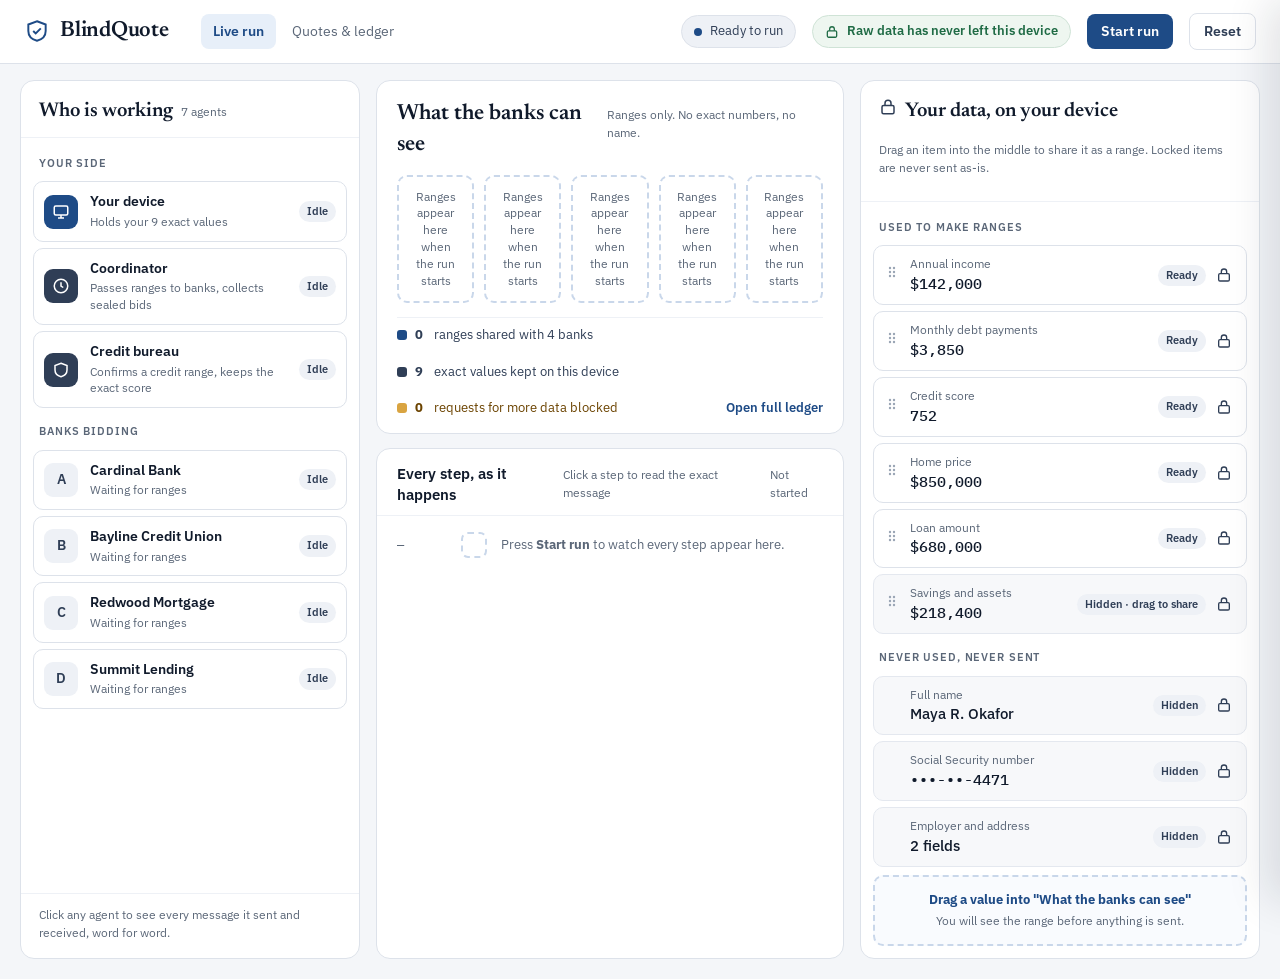
<file: index.html>
<!doctype html>
<html lang="en">
<head>
<meta charset="utf-8">
<meta name="viewport" content="width=device-width, initial-scale=1">
<title>BlindQuote Trust Console</title>
<meta name="description" content="Interactive prototype: see every agent step, what leaves your device as a range, and what never leaves.">
<link rel="preconnect" href="https://fonts.googleapis.com">
<link href="https://fonts.googleapis.com/css2?family=Newsreader:opsz,wght@6..72,500;6..72,600&family=IBM+Plex+Sans:wght@400;500;600&family=IBM+Plex+Mono:wght@400;500&display=swap" rel="stylesheet">
<style>
:root{
  --paper:#F4F6F9; --panel:#FFFFFF; --line:#DDE2EA; --line-soft:#EEF1F6; --ink:#101A2B; --muted:#5B6778;
  --slate:#2F3E56; --slate-soft:#EEF1F6;
  --blue:#1E4B86; --blue-soft:#E7EFF9; --blue-tint:#F3F7FC; --blue-line:#C9D7EA;
  --amber:#6B4300; --amber-fill:#D9A441; --amber-soft:#F6E3B8; --amber-tint:#FFF8EA; --amber-line:#F0D9A8;
  --green:#1F6B45; --green-soft:#EEF6F0; --green-line:#CFE3D6;
  --serif:'Newsreader',Georgia,serif; --sans:'IBM Plex Sans',system-ui,sans-serif; --mono:'IBM Plex Mono',ui-monospace,monospace;
}
*{box-sizing:border-box}
html,body{margin:0;background:var(--paper);color:var(--ink);font-family:var(--sans);font-size:14px;line-height:1.4}
button{font:inherit;color:inherit;cursor:pointer}
a{color:var(--blue)}
h1,h2,h3{margin:0}
.app{min-height:100vh;display:flex;flex-direction:column}
header.top{height:64px;padding:0 24px;display:flex;align-items:center;gap:16px;background:var(--panel);border-bottom:1px solid var(--line);position:sticky;top:0;z-index:5}
.brand{display:flex;align-items:center;gap:10px;font-family:var(--serif);font-size:22px;font-weight:600;letter-spacing:-.01em}
nav.tabs{display:flex;gap:4px;margin-left:16px}
nav.tabs button{padding:8px 12px;border-radius:8px;border:none;background:none;color:var(--muted)}
nav.tabs button.active{background:var(--blue-soft);color:var(--blue);font-weight:600}
.spacer{flex:1}
.pill{display:flex;align-items:center;gap:8px;padding:6px 12px;border-radius:999px;font-size:13px;border:1px solid var(--line);background:var(--slate-soft);color:var(--slate)}
.pill.ok{background:var(--green-soft);border-color:var(--green-line);color:var(--green);font-weight:600}
.pill .dot{width:8px;height:8px;border-radius:50%;background:var(--blue)}
.pill .dot.live{animation:blink 1.2s infinite}
@keyframes blink{50%{opacity:.25}}
.runbtn{padding:8px 14px;border-radius:8px;border:none;background:var(--blue);color:#fff;font-weight:600}
.runbtn.secondary{background:var(--panel);color:var(--slate);border:1px solid var(--line)}

main{flex:1;padding:16px 20px 20px}
.view{display:none}.view.active{display:block}
.cols{display:grid;grid-template-columns:340px minmax(0,1fr) 400px;gap:16px;min-height:calc(100vh - 100px)}
.card{background:var(--panel);border:1px solid var(--line);border-radius:14px;display:flex;flex-direction:column;overflow:hidden}
.card-h{padding:16px 18px 12px;border-bottom:1px solid var(--line-soft);display:flex;flex-direction:column;gap:4px}
.card-h h2{font-family:var(--serif);font-size:20px;font-weight:600}
.card-h .row{display:flex;align-items:baseline;gap:8px}
.sub{font-size:12px;color:var(--muted);line-height:1.5}
.section-label{font-size:11px;font-weight:600;letter-spacing:.08em;text-transform:uppercase;color:var(--muted);padding:10px 6px 4px}
.list{padding:8px 12px;display:flex;flex-direction:column;gap:6px}

.agent{text-align:left;display:flex;gap:12px;align-items:center;padding:10px;border-radius:10px;border:1px solid var(--line);background:var(--panel);transition:border-color .15s,background .15s}
.agent:hover{border-color:var(--blue-line);background:var(--blue-tint)}
.agent.selected{border-color:var(--blue);box-shadow:0 0 0 2px var(--blue-soft)}
.agent.flag{border-color:var(--amber-line);background:var(--amber-tint)}
.agent .ic{width:34px;height:34px;border-radius:9px;display:flex;align-items:center;justify-content:center;flex-shrink:0;font-weight:600}
.agent .txt{display:flex;flex-direction:column;gap:2px;flex:1;min-width:0}
.agent .name{font-weight:600}
.agent .st{font-size:12px;color:var(--muted)}
.agent.flag .st{color:var(--amber)}
.tag{font-size:11px;font-weight:600;padding:3px 8px;border-radius:999px;white-space:nowrap}
.tag.idle{background:var(--slate-soft);color:var(--slate)}
.tag.work{background:var(--blue-soft);color:var(--blue)}
.tag.done{background:var(--green-soft);color:var(--green)}
.tag.warn{background:var(--amber-soft);color:var(--amber)}
.tag.shared{background:var(--blue-soft);color:var(--blue)}
.tag.local{background:var(--slate-soft);color:var(--slate)}
.tag.sealed{background:var(--green-soft);color:var(--green)}
.tag.blocked{background:var(--amber-soft);color:var(--amber)}

.mid{display:flex;flex-direction:column;gap:14px;min-height:0}
.summary{padding:18px 20px 16px;gap:14px}
.summary .head{display:flex;align-items:baseline;justify-content:space-between}
.summary h2{font-family:var(--serif);font-size:22px;font-weight:600}
.bands{display:grid;grid-template-columns:repeat(5,minmax(0,1fr));gap:10px;min-height:86px}
.band{text-align:left;display:flex;flex-direction:column;gap:6px;padding:12px;border-radius:10px;border:1px solid var(--blue-line);background:var(--blue-tint);animation:pop .25s ease-out}
.band:hover{border-color:var(--blue)}
.band .k{font-size:11px;color:var(--muted);font-weight:600}
.band .v{font-family:var(--mono);font-size:17px;font-weight:500;color:var(--blue)}
.band .n{font-size:11px;color:var(--muted)}
.band .n.ok{color:var(--green);display:flex;align-items:center;gap:4px}
.band.empty{border:2px dashed var(--blue-line);background:transparent;align-items:center;justify-content:center;color:var(--muted);font-size:12px;text-align:center}
.band.over{border-color:var(--blue);background:var(--blue-soft)}
@keyframes pop{from{transform:scale(.96);opacity:0}to{transform:none;opacity:1}}
.legend{display:flex;gap:18px;align-items:center;padding-top:8px;border-top:1px solid var(--line-soft);font-size:13px;color:var(--slate);flex-wrap:wrap}
.legend span{display:flex;align-items:center;gap:8px}
.legend i{width:10px;height:10px;border-radius:3px;display:inline-block}
.legend .amb{color:var(--amber)}

.feed{flex:1;min-height:0}
.feed-h{padding:14px 20px 10px;border-bottom:1px solid var(--line-soft);display:flex;align-items:center;gap:12px}
.feed-h h3{font-size:15px;font-weight:600}
.steps{display:flex;flex-direction:column;padding:6px 8px}
.step{text-align:left;display:grid;grid-template-columns:52px 28px minmax(0,1fr) 120px;gap:12px;align-items:center;padding:10px 12px;border-radius:10px;border:1px solid transparent;background:transparent;animation:pop .3s ease-out}
.step:hover{background:var(--paper)}
.step.selected{border-color:var(--blue);background:var(--blue-tint)}
.step.blocked{border-color:var(--amber-line);background:var(--amber-tint)}
.step .t{font-family:var(--mono);font-size:12px;color:var(--muted)}
.step .ic{width:26px;height:26px;border-radius:7px;display:flex;align-items:center;justify-content:center;font-size:12px;font-weight:600}
.step .body{display:flex;flex-direction:column;gap:1px;min-width:0}
.step .title{font-weight:500}
.step.blocked .title{font-weight:600;color:var(--amber)}
.step .d{font-size:12px;color:var(--muted)}
.step.blocked .d{color:var(--amber)}
.step .tag{justify-self:end}
.waiting{display:grid;grid-template-columns:52px 28px minmax(0,1fr);gap:12px;align-items:center;padding:10px 12px;color:var(--muted);font-size:13px}
.waiting .ic{width:26px;height:26px;border-radius:7px;border:2px dashed var(--blue-line)}
.waiting .t{font-family:var(--mono);font-size:12px}

.vault .item{display:grid;grid-template-columns:16px minmax(0,1fr) auto 20px;gap:10px;align-items:center;padding:10px;border-radius:10px;border:1px solid var(--line);background:var(--panel)}
.vault .item.drag{cursor:grab}
.vault .item.drag:active{cursor:grabbing}
.vault .item.dragging{opacity:.5}
.vault .item.hidden{background:#F7F8FA;border-color:#E4E8EF}
.vault .item .k{font-size:12px;color:var(--muted)}
.vault .item .v{font-family:var(--mono);font-size:15px;font-weight:500}
.vault .item .v.txt{font-family:var(--sans)}
.vault .item .grip{color:#9AA5B5}
.dropzone{margin:0 12px 12px;padding:14px;border-radius:10px;border:2px dashed var(--blue-line);background:#F9FBFE;display:flex;flex-direction:column;gap:4px;align-items:center;text-align:center}
.dropzone b{font-size:13px;color:var(--blue)}
.dropzone span{font-size:12px;color:var(--muted)}
.footnote{padding:12px 18px 16px;border-top:1px solid var(--line-soft);font-size:12px;color:var(--muted);line-height:1.5}

/* drawer */
.scrim{position:fixed;inset:0;background:rgba(16,26,43,.35);display:none;z-index:20}
.scrim.open{display:block}
.drawer{position:fixed;top:0;right:0;height:100vh;width:680px;max-width:100vw;background:var(--panel);border-left:1px solid var(--line);box-shadow:-12px 0 40px rgba(16,26,43,.12);transform:translateX(100%);transition:transform .25s ease;z-index:30;display:flex;flex-direction:column;overflow:hidden}
.drawer.open{transform:none}
.dh{padding:20px 24px 16px;border-bottom:1px solid var(--line-soft);display:flex;align-items:flex-start;gap:14px}
.dh.amber{background:var(--amber-tint)}
.dh .ic{width:40px;height:40px;border-radius:10px;display:flex;align-items:center;justify-content:center;flex-shrink:0}
.dh .kicker{font-size:12px;color:var(--muted);font-weight:600;letter-spacing:.06em;text-transform:uppercase}
.dh.amber .kicker{color:var(--amber)}
.dh h2{font-family:var(--serif);font-size:24px;font-weight:600;line-height:1.2;margin-top:4px}
.dh .x{width:36px;height:36px;border-radius:8px;border:1px solid var(--line);background:var(--panel);display:flex;align-items:center;justify-content:center}
.db{padding:20px 24px;display:flex;flex-direction:column;gap:18px;overflow:auto;flex:1}
.db h3{font-size:14px;font-weight:600}
.ba{display:grid;grid-template-columns:minmax(0,1fr) 40px minmax(0,1fr);gap:12px}
.box{padding:16px;border-radius:12px;display:flex;flex-direction:column;gap:8px}
.box.local{background:var(--slate-soft);border:1px solid var(--line)}
.box.shared{background:var(--blue-tint);border:1px solid var(--blue-line)}
.box .lbl{display:flex;align-items:center;gap:6px;font-size:12px;font-weight:600}
.box.local .lbl{color:var(--slate)}
.box.shared .lbl{color:var(--blue)}
.box .big{font-family:var(--mono);font-size:22px;font-weight:500}
.box.shared .big{color:var(--blue)}
.arrow{display:flex;align-items:center;justify-content:center}
.quote{padding:14px 16px;border-radius:10px;background:#F7F8FA;border:1px solid #E4E8EF;line-height:1.55}
.code{padding:12px 16px;border-radius:10px;background:var(--ink);color:#DCE3EE;font-family:var(--mono);font-size:12px;line-height:1.6;white-space:pre-wrap}
.checks{margin:0;padding:0;list-style:none;display:flex;flex-direction:column;gap:6px}
.checks li{display:flex;gap:10px;align-items:center;padding:10px 12px;border-radius:8px;border:1px solid var(--green-line);background:#F4FAF6;font-size:13px}
.numbered{margin:0;padding:0;list-style:none;display:flex;flex-direction:column;gap:6px}
.numbered li{display:grid;grid-template-columns:28px minmax(0,1fr);gap:10px;align-items:start;padding:12px;border-radius:8px;border:1px solid #E4E8EF;font-size:13px;line-height:1.5}
.numbered .n{width:26px;height:26px;border-radius:50%;background:var(--slate);color:#fff;font-size:12px;font-weight:600;display:flex;align-items:center;justify-content:center}
.chips{display:flex;gap:8px;flex-wrap:wrap}
.chip{font-size:12px;font-weight:600;color:var(--amber);background:var(--amber-soft);padding:4px 10px;border-radius:999px}
.note{padding:14px 16px;border-radius:10px;background:var(--slate-soft);border:1px solid var(--line);display:flex;gap:12px;align-items:center;font-size:13px;line-height:1.5;color:var(--slate)}
.df{padding:14px 24px 18px;border-top:1px solid var(--line-soft);display:flex;gap:10px;align-items:center}
.btn{padding:10px 16px;border-radius:8px;border:1px solid var(--line);background:var(--panel);font-weight:600;color:var(--slate)}
.btn.primary{background:var(--blue);color:#fff;border-color:var(--blue)}
.transcript{display:flex;flex-direction:column;gap:8px}
.msg{padding:10px 14px;border-radius:12px;font-size:13px;line-height:1.5;max-width:90%}
.msg .who{font-size:11px;color:var(--muted);font-weight:600;display:block;margin-bottom:2px}
.msg.in{align-self:flex-start;background:#F7F8FA;border:1px solid #E4E8EF}
.msg.out{align-self:flex-end;background:var(--blue-tint);border:1px solid var(--blue-line)}
.msg.blocked{align-self:flex-start;background:var(--amber-tint);border:1px solid var(--amber-line);color:var(--amber)}

/* ledger view */
.ledger{display:grid;grid-template-columns:minmax(0,1fr) 520px;gap:16px}
.win{padding:20px 22px;gap:14px}
.win .head{display:flex;align-items:baseline;justify-content:space-between}
.win h2{font-family:var(--serif);font-size:24px;font-weight:600}
.kpis{display:grid;grid-template-columns:repeat(4,minmax(0,1fr));gap:12px}
.kpi{padding:14px;border-radius:10px;border:1px solid #E4E8EF;background:#F7F8FA;display:flex;flex-direction:column;gap:4px}
.kpi .k{font-size:11px;color:var(--muted);font-weight:600}
.kpi .v{font-family:var(--mono);font-size:22px;font-weight:500}
.kpi.blue{background:var(--blue-tint);border-color:var(--blue-line)}
.kpi.blue .v{font-family:var(--sans);font-size:18px;font-weight:600;color:var(--blue)}
.kpi.green{background:var(--green-soft);border-color:var(--green-line)}
.kpi.green .k,.kpi.green .v,.kpi.green .n{color:var(--green)}
.kpi .n{font-size:12px;color:var(--muted)}
.qt{display:grid;grid-template-columns:40px minmax(0,1.4fr) minmax(0,1fr) minmax(0,1fr) minmax(0,1.2fr) minmax(0,1.4fr);gap:12px;align-items:center;padding:12px 14px;border-radius:10px;border:1px solid transparent;text-align:left;background:transparent;width:100%}
.qt.h{font-size:11px;font-weight:600;letter-spacing:.06em;text-transform:uppercase;color:var(--muted);border-bottom:1px solid var(--line-soft);border-radius:0}
.qt:not(.h):hover{background:var(--paper)}
.qt.win1{background:var(--blue-tint);border-color:var(--blue-line)}
.qt.flag{background:var(--amber-tint);border-color:var(--amber-line)}
.qt .m{font-family:var(--mono)}
.qt .g{font-size:12px;color:var(--green);font-weight:600}
.qt .mu{font-size:12px;color:var(--muted)}
.qt .am{font-size:12px;color:var(--amber);font-weight:600}
.lg{border:1px solid var(--line);border-radius:10px;overflow:hidden}
.lg .lh{padding:10px 14px;background:#F7F8FA;font-weight:600;display:flex;align-items:center;gap:10px}
.lg.amber{border-color:var(--amber-line)}
.lg.amber .lh{background:var(--amber-tint);color:var(--amber)}
.lg .two{display:grid;grid-template-columns:repeat(2,minmax(0,1fr))}
.lg .two>div{padding:12px 14px;display:flex;flex-direction:column;gap:6px;font-size:12px;line-height:1.6;color:var(--slate)}
.lg .two>div:first-child{border-right:1px solid var(--line-soft)}
.lg .lbl{font-size:11px;font-weight:600;display:flex;align-items:center;gap:5px}
.lg .lbl.b{color:var(--blue)}
.lg .lbl.s{color:var(--slate)}
.lg .one{padding:12px 14px;font-size:12px;line-height:1.6;color:var(--slate)}

.toast{position:fixed;left:50%;bottom:24px;transform:translateX(-50%) translateY(20px);background:var(--ink);color:#fff;padding:10px 16px;border-radius:10px;font-size:13px;opacity:0;transition:all .25s;z-index:40;pointer-events:none}
.toast.show{opacity:1;transform:translateX(-50%)}

@media (max-width:1100px){.cols{grid-template-columns:1fr}.ledger{grid-template-columns:1fr}.bands{grid-template-columns:repeat(2,minmax(0,1fr))}.kpis{grid-template-columns:repeat(2,minmax(0,1fr))}}
@media (max-width:640px){header.top{flex-wrap:wrap;height:auto;padding:10px 16px;gap:8px}main{padding:12px 16px 16px}.step{grid-template-columns:44px 28px minmax(0,1fr)}.step .tag{display:none}.qt{grid-template-columns:32px minmax(0,1.4fr) minmax(0,1fr) minmax(0,1.2fr)}.qt .hide{display:none}}
</style>
</head>
<body>
<div class="app">
<header class="top">
  <div class="brand">
    <svg width="26" height="26" viewBox="0 0 24 24" fill="none" stroke="#1E4B86" stroke-width="1.8" aria-hidden="true"><path d="M12 3l8 3v6c0 4.5-3.4 7.8-8 9-4.6-1.2-8-4.5-8-9V6l8-3z"/><path d="M8.5 12l2.3 2.3L15.5 9.6"/></svg>
    BlindQuote
  </div>
  <nav class="tabs" aria-label="Views">
    <button data-view="run" class="active">Live run</button>
    <button data-view="ledger">Quotes &amp; ledger</button>
  </nav>
  <div class="spacer"></div>
  <div class="pill" id="statusPill"><span class="dot"></span><span id="statusText">Ready to run</span></div>
  <div class="pill ok"><svg width="14" height="14" viewBox="0 0 24 24" fill="none" stroke="currentColor" stroke-width="2.2" aria-hidden="true"><rect x="4" y="10" width="16" height="11" rx="2"/><path d="M8 10V7a4 4 0 0 1 8 0v3"/></svg>Raw data has never left this device</div>
  <button class="runbtn" id="runBtn">Start run</button>
  <button class="runbtn secondary" id="resetBtn">Reset</button>
</header>

<main>
<!-- ================= LIVE RUN ================= -->
<section class="view active" id="view-run">
<div class="cols">

  <!-- LEFT -->
  <aside class="card">
    <div class="card-h"><div class="row"><h2>Who is working</h2><span class="sub">7 agents</span></div></div>
    <div class="list" id="agentList"></div>
    <div class="spacer"></div>
    <div class="footnote">Click any agent to see every message it sent and received, word for word.</div>
  </aside>

  <!-- MIDDLE -->
  <section class="mid">
    <div class="card summary">
      <div class="head"><h2>What the banks can see</h2><span class="sub">Ranges only. No exact numbers, no name.</span></div>
      <div class="bands" id="bands"></div>
      <div class="legend">
        <span><i style="background:var(--blue)"></i><b id="cShared">0</b>&nbsp;ranges shared with 4 banks</span>
        <span><i style="background:var(--slate)"></i><b id="cLocal">9</b>&nbsp;exact values kept on this device</span>
        <span class="amb"><i style="background:var(--amber-fill)"></i><b id="cBlocked">0</b>&nbsp;requests for more data blocked</span>
        <span class="spacer"></span>
        <a href="#" data-view="ledger" style="font-weight:600;text-decoration:none">Open full ledger</a>
      </div>
    </div>
    <div class="card feed">
      <div class="feed-h"><h3>Every step, as it happens</h3><span class="sub">Click a step to read the exact message</span><span class="spacer"></span><span class="sub" id="roundLabel">Not started</span></div>
      <div class="steps" id="steps"></div>
    </div>
  </section>

  <!-- RIGHT -->
  <aside class="card vault">
    <div class="card-h">
      <div class="row"><svg width="18" height="18" viewBox="0 0 24 24" fill="none" stroke="#2F3E56" stroke-width="2" aria-hidden="true"><rect x="4" y="10" width="16" height="11" rx="2"/><path d="M8 10V7a4 4 0 0 1 8 0v3"/></svg><h2>Your data, on your device</h2></div>
      <p class="sub">Drag an item into the middle to share it as a range. Locked items are never sent as-is.</p>
    </div>
    <div class="list" id="vault"></div>
    <div class="spacer"></div>
    <div class="dropzone"><b>Drag a value into "What the banks can see"</b><span>You will see the range before anything is sent.</span></div>
  </aside>
</div>
</section>

<!-- ================= LEDGER ================= -->
<section class="view" id="view-ledger">
<div class="ledger">
  <section class="mid">
    <div class="card win">
      <div class="head"><h2>Your best offer</h2><span class="sub">Ranked by total cost over the 7 years you plan to stay</span></div>
      <div class="kpis" id="kpis"></div>
    </div>
    <div class="card" style="padding:6px 8px 8px">
      <div class="qt h"><span>Rank</span><span>Bank</span><span>Rate</span><span class="hide">Points</span><span>7-yr total</span><span class="hide">Round 2</span></div>
      <div id="quotes"></div>
      <div class="sub" style="padding:12px 14px 6px">The lowest headline rate is not the cheapest. Points and fees decide the real cost, and a bank that asks for data it is not allowed to see is flagged.</div>
    </div>
  </section>
  <aside class="card">
    <div class="card-h"><h2>Disclosure ledger</h2><p class="sub">Who learned what, and what they never learned. Kept on your device.</p></div>
    <div class="list" id="ledgerList" style="gap:10px;padding:12px 14px"></div>
    <div class="spacer"></div>
    <div class="df"><button class="btn" style="flex:1" id="exportBtn">Export ledger</button><button class="btn primary" style="flex:1" id="acceptBtn">Accept best offer</button></div>
  </aside>
</div>
</section>
</main>
</div>

<div class="scrim" id="scrim"></div>
<aside class="drawer" id="drawer" aria-live="polite"></aside>
<div class="toast" id="toast"></div>

<script>
/* ---------- Data ---------- */
const AGENTS = [
  {id:'device', group:'Your side', name:'Your device', ic:'device', color:'#1E4B86', st:'Holds your 9 exact values', tag:['idle','Idle']},
  {id:'coord', group:'Your side', name:'Coordinator', ic:'clock', color:'#2F3E56', st:'Passes ranges to banks, collects sealed bids', tag:['idle','Idle']},
  {id:'bureau', group:'Your side', name:'Credit bureau', ic:'shield', color:'#2F3E56', st:'Confirms a credit range, keeps the exact score', tag:['idle','Idle']},
  {id:'A', group:'Banks bidding', name:'Cardinal Bank', letter:'A', st:'Waiting for ranges', tag:['idle','Idle']},
  {id:'B', group:'Banks bidding', name:'Bayline Credit Union', letter:'B', st:'Waiting for ranges', tag:['idle','Idle']},
  {id:'C', group:'Banks bidding', name:'Redwood Mortgage', letter:'C', st:'Waiting for ranges', tag:['idle','Idle']},
  {id:'D', group:'Banks bidding', name:'Summit Lending', letter:'D', st:'Waiting for ranges', tag:['idle','Idle']},
];
const VAULT = [
  {id:'income', k:'Annual income', v:'$142,000', band:'dti', canDrag:true},
  {id:'debt', k:'Monthly debt payments', v:'$3,850', band:'dti', canDrag:true},
  {id:'score', k:'Credit score', v:'752', band:'fico', canDrag:true},
  {id:'price', k:'Home price', v:'$850,000', band:'ltv', canDrag:true},
  {id:'loan', k:'Loan amount', v:'$680,000', band:'loan', canDrag:true},
  {id:'assets', k:'Savings and assets', v:'$218,400', band:'assets', canDrag:true, optional:true},
  {id:'name', k:'Full name', v:'Maya R. Okafor', txt:true, never:true},
  {id:'ssn', k:'Social Security number', v:'•••-••-4471', never:true},
  {id:'emp', k:'Employer and address', v:'2 fields', txt:true, never:true},
];
const BANDS = {
  fico:{k:'Credit score', v:'740–759', n:'Bureau-signed', ok:true, from:['score'], plain:'Credit range 740–759, signed by the bureau', raw:'"fico_band": "740-759", "sig": "a91c…"'},
  ltv:{k:'Loan vs. home value', v:'75–80%', n:'from 2 hidden values', from:['price','loan'], plain:'Loan vs. home value of 75–80%', raw:'"ltv_band": "75-80"'},
  dti:{k:'Debt vs. income', v:'30–35%', n:'from 2 hidden values', from:['income','debt'], plain:'Debt vs. income of 30–35%', raw:'"dti_band": "30-35"'},
  loan:{k:'Loan amount', v:'$600–700k', n:'rounded range', from:['loan'], plain:'Wants $600–700k', raw:'"loan_band": "600k-700k"'},
  occ:{k:'Use of home', v:'Primary', n:'as entered', from:[], plain:'For a primary home', raw:'"occupancy": "primary"'},
  assets:{k:'Assets', v:'$200–250k', n:'optional, you chose to share', from:['assets'], plain:'Assets in the $200–250k range', raw:'"assets_band": "200k-250k"'},
};
const ICONS = {
  device:'<svg width="18" height="18" viewBox="0 0 24 24" fill="none" stroke="#fff" stroke-width="2"><rect x="3" y="4" width="18" height="12" rx="2"/><path d="M8 20h8M12 16v4"/></svg>',
  clock:'<svg width="18" height="18" viewBox="0 0 24 24" fill="none" stroke="#fff" stroke-width="2"><circle cx="12" cy="12" r="9"/><path d="M12 7v5l3 2"/></svg>',
  shield:'<svg width="18" height="18" viewBox="0 0 24 24" fill="none" stroke="#fff" stroke-width="2"><path d="M12 3l8 3v6c0 4.5-3.4 7.8-8 9-4.6-1.2-8-4.5-8-9V6l8-3z"/></svg>',
  arrow:'<svg width="14" height="14" viewBox="0 0 24 24" fill="none" stroke="#fff" stroke-width="2.2"><path d="M4 12h16M14 6l6 6-6 6"/></svg>',
  block:'<svg width="14" height="14" viewBox="0 0 24 24" fill="none" stroke="#fff" stroke-width="2.4"><circle cx="12" cy="12" r="9"/><path d="M6 6l12 12"/></svg>',
  lock:'<svg width="16" height="16" viewBox="0 0 24 24" fill="none" stroke="#2F3E56" stroke-width="2"><rect x="4" y="10" width="16" height="11" rx="2"/><path d="M8 10V7a4 4 0 0 1 8 0v3"/></svg>',
  grip:'<svg width="16" height="16" viewBox="0 0 24 24" fill="#9AA5B5"><circle cx="9" cy="6" r="1.8"/><circle cx="15" cy="6" r="1.8"/><circle cx="9" cy="12" r="1.8"/><circle cx="15" cy="12" r="1.8"/><circle cx="9" cy="18" r="1.8"/><circle cx="15" cy="18" r="1.8"/></svg>',
  check:'<svg width="11" height="11" viewBox="0 0 24 24" fill="none" stroke="currentColor" stroke-width="3"><path d="M5 12l4 4L19 7"/></svg>',
  x:'<svg width="16" height="16" viewBox="0 0 24 24" fill="none" stroke="#2F3E56" stroke-width="2.2"><path d="M6 6l12 12M18 6L6 18"/></svg>',
};

/* Timeline of the run. Each step can mutate agents / bands / counts. */
const TIMELINE = [
  {t:'0:00', at:0, agent:'device', kind:'local', title:'Your device turned 9 exact values into 5 ranges', d:'Exact income $142,000 became "debt vs. income 30–35%". Nothing else left.',
    do:s=>{ ['fico','ltv','dti','loan','occ'].forEach(b=>s.shared.add(b)); set('device','done','Done','Turned 9 exact values into 5 ranges'); set('coord','work','Working','Sending ranges to the bureau'); },
    detail:'income'},
  {t:'0:07', at:1400, agent:'bureau', kind:'shared', title:'Credit bureau confirmed your score band and signed it', d:'Sent to banks: "740–759" plus a signature. Your exact score stayed at the bureau.',
    do:s=>{ set('bureau','done','Done','Signed "740–759" · kept your exact score'); }, detail:'bureau'},
  {t:'0:12', at:2600, agent:'coord', kind:'shared', title:'Coordinator sent the same 5 ranges to all 4 banks', d:'Banks cannot see each other or your name. Each gets a one-time code, not an ID.',
    do:s=>{ set('coord','work','Working','Waiting for sealed quotes'); ['A','B','C','D'].forEach(b=>set(b,'work','Pricing','Received 5 ranges · pricing from its own rate sheet')); s.round='Round 1 of 2'; }, detail:'coord'},
  {t:'0:41', at:4400, agent:'A', kind:'sealed', title:'Cardinal Bank returned a sealed quote', d:'Only the coordinator can open it. Other banks never see it.', do:()=>set('A','done','Quoted','Sealed quote received · 0:41'), detail:'quoteA'},
  {t:'0:52', at:5600, agent:'B', kind:'sealed', title:'Bayline Credit Union returned a sealed quote', d:'', do:()=>set('B','done','Quoted','Sealed quote received · 0:52'), detail:'quoteB'},
  {t:'0:58', at:6800, agent:'D', kind:'blocked', title:'Summit Lending asked for your exact income and assets. Blocked.', d:'The guard refused automatically. Summit must quote on ranges or drop out.',
    do:s=>{ s.blocked++; set('D','warn','Re-quoting','Asked for your exact income. Blocked.', true); markRequested('assets'); }, detail:'guard'},
  {t:'1:04', at:8000, agent:'C', kind:'sealed', title:'Redwood Mortgage returned a sealed quote', d:'', do:()=>set('C','done','Quoted','Sealed quote received · 1:04'), detail:'quoteC'},
  {t:'1:19', at:9600, agent:'D', kind:'sealed', title:'Summit Lending re-quoted on ranges only', d:'Its request for exact data stays in your ledger.', do:()=>set('D','done','Quoted','Re-quoted on ranges · request logged', true), detail:'quoteD'},
  {t:'1:22', at:10600, agent:'coord', kind:'shared', title:'Round 2: each bank was told one number, the best competing total cost', d:'Not who offered it. Not your data. Just "$X to beat".',
    do:s=>{ s.round='Round 2 of 2'; ['A','B','C','D'].forEach(b=>set(b,'work','Deciding','Told the best competing cost · deciding whether to improve', b==='D')); }, detail:'round2'},
  {t:'1:37', at:12200, agent:'C', kind:'sealed', title:'Redwood Mortgage improved its offer by $3,140', d:'Its own floor is enforced in code. It cannot go below it.', do:()=>set('C','done','Improved','Improved by $3,140 in round 2'), detail:'quoteC2'},
  {t:'1:41', at:13200, agent:'A', kind:'sealed', title:'Cardinal Bank declined to improve. It is at its floor.', d:'', do:()=>{set('A','done','Held','Declined · at its floor'); set('B','done','Held','No change'); set('D','done','Held','No change', true);}, detail:'quoteA2'},
  {t:'1:48', at:14400, agent:'coord', kind:'local', title:'Run complete. Ranked by 7-year total cost.', d:'Best offer: Redwood Mortgage. Open Quotes & ledger to see everything.',
    do:s=>{ set('coord','done','Done','Ranked 4 quotes · ledger written'); s.done=true; }, detail:'final'},
];

/* ---------- State ---------- */
let S;
function reset(){
  S={shared:new Set(), blocked:0, stepsShown:0, round:'Not started', done:false, agents:{}, requested:new Set(), timers:[], running:false, selectedStep:null, selectedAgent:null, userShared:new Set()};
  AGENTS.forEach(a=>S.agents[a.id]={tag:a.tag, st:a.st, flag:false});
  document.getElementById('statusText').textContent='Ready to run';
  document.querySelector('#statusPill .dot').classList.remove('live');
  document.getElementById('runBtn').textContent='Start run';
  document.getElementById('runBtn').disabled=false;
  closeDrawer();
  render();
}
function set(id,cls,label,st,flag){ S.agents[id]={tag:[cls,label], st, flag:!!flag}; }
function markRequested(id){ S.requested.add(id); }

/* ---------- Render ---------- */
const $=s=>document.querySelector(s);
function render(){ renderAgents(); renderBands(); renderSteps(); renderVault(); renderCounts(); renderLedger(); }

function renderAgents(){
  const el=$('#agentList'); el.innerHTML='';
  let g='';
  AGENTS.forEach(a=>{
    if(a.group!==g){ g=a.group; const l=document.createElement('div'); l.className='section-label'; l.textContent=g; el.appendChild(l); }
    const st=S.agents[a.id];
    const b=document.createElement('button');
    b.className='agent'+(st.flag?' flag':'')+(S.selectedAgent===a.id?' selected':'');
    b.innerHTML=`<span class="ic" style="background:${a.letter?(st.flag?'#F6E3B8':'#EEF1F6'):a.color};color:${st.flag?'#6B4300':'#2F3E56'}">${a.letter||ICONS[a.ic]}</span>
      <span class="txt"><span class="name">${a.name}</span><span class="st">${st.st}</span></span>
      <span class="tag ${st.tag[0]}">${st.tag[1]}</span>`;
    b.onclick=()=>{ S.selectedAgent=a.id; renderAgents(); openAgent(a); };
    el.appendChild(b);
  });
}

function renderBands(){
  const el=$('#bands'); el.innerHTML='';
  const order=['fico','ltv','dti','loan','occ','assets'];
  order.forEach(id=>{ if(!S.shared.has(id)) return; const b=BANDS[id];
    const btn=document.createElement('button'); btn.className='band';
    btn.innerHTML=`<span class="k">${b.k}</span><span class="v">${b.v}</span><span class="n ${b.ok?'ok':''}">${b.ok?ICONS.check:''}${b.n}</span>`;
    btn.onclick=()=>openBand(id);
    el.appendChild(btn);
  });
  const slots=Math.max(0,5-el.children.length);
  for(let i=0;i<slots;i++){ const d=document.createElement('div'); d.className='band empty'; d.textContent=S.stepsShown?'Drop a value here to share it as a range':'Ranges appear here when the run starts'; el.appendChild(d); }
  if(!slots && S.shared.size>=5 && !S.shared.has('assets')){ const d=document.createElement('div'); d.className='band empty'; d.textContent='Drop a value here to share it as a range'; el.appendChild(d); }
  el.querySelectorAll('.band.empty').forEach(z=>{
    z.ondragover=e=>{e.preventDefault(); z.classList.add('over');};
    z.ondragleave=()=>z.classList.remove('over');
    z.ondrop=e=>{e.preventDefault(); z.classList.remove('over'); onDrop(e.dataTransfer.getData('text/plain'));};
  });
  el.ondragover=e=>e.preventDefault();
  el.ondrop=e=>{e.preventDefault(); onDrop(e.dataTransfer.getData('text/plain'));};
}

function renderSteps(){
  const el=$('#steps'); el.innerHTML='';
  TIMELINE.slice(0,S.stepsShown).forEach((s,i)=>{
    const a=AGENTS.find(x=>x.id===s.agent);
    const b=document.createElement('button'); b.className='step '+(s.kind==='blocked'?'blocked':'')+(S.selectedStep===i?' selected':'');
    const ic = s.kind==='blocked' ? `<span class="ic" style="background:#D9A441">${ICONS.block}</span>`
      : a.letter ? `<span class="ic" style="background:#EEF1F6;color:#2F3E56">${a.letter}</span>`
      : `<span class="ic" style="background:${a.color}">${ICONS[a.id==='coord'?'arrow':a.ic]}</span>`;
    const tagTxt={local:'Stayed local',shared:'Range shared',sealed:'Sealed',blocked:'Blocked'}[s.kind];
    b.innerHTML=`<span class="t">${s.t}</span>${ic}<span class="body"><span class="title">${s.title}</span>${s.d?`<span class="d">${s.d}</span>`:''}</span><span class="tag ${s.kind}">${tagTxt}</span>`;
    b.onclick=()=>{ S.selectedStep=i; renderSteps(); openStep(s,i); };
    el.appendChild(b);
  });
  if(S.running && !S.done){
    const nxt=TIMELINE[S.stepsShown];
    const w=document.createElement('div'); w.className='waiting';
    w.innerHTML=`<span class="t">now</span><span class="ic"></span><span>${waitText()}</span>`;
    el.appendChild(w);
  }
  if(!S.stepsShown && !S.running){
    const w=document.createElement('div'); w.className='waiting'; w.innerHTML=`<span class="t">—</span><span class="ic"></span><span>Press <b>Start run</b> to watch every step appear here.</span>`; el.appendChild(w);
  }
  $('#roundLabel').textContent=S.round;
}
function waitText(){
  const n=S.stepsShown;
  if(n<=2) return 'Ranges are on their way to the banks…';
  if(n<=7) return 'Waiting for the remaining sealed quotes…';
  if(n<=10) return 'Banks are deciding whether to improve…';
  return 'Ranking offers…';
}

function renderVault(){
  const el=$('#vault'); el.innerHTML='';
  const l1=document.createElement('div'); l1.className='section-label'; l1.textContent='Used to make ranges'; el.appendChild(l1);
  VAULT.filter(v=>!v.never).forEach(v=>el.appendChild(vaultItem(v)));
  const l2=document.createElement('div'); l2.className='section-label'; l2.textContent='Never used, never sent'; el.appendChild(l2);
  VAULT.filter(v=>v.never).forEach(v=>el.appendChild(vaultItem(v)));
}
function vaultItem(v){
  const d=document.createElement('div');
  const bandShared = v.band && S.shared.has(v.band);
  const requested = S.requested.has(v.id) && !bandShared;
  d.className='item'+(v.canDrag && !bandShared?' drag':'')+(v.never||v.optional&&!bandShared?' hidden':'');
  let tag;
  if(bandShared) tag=`<span class="tag shared">→ ${BANDS[v.band].v}</span>`;
  else if(requested) tag=`<span class="tag warn">Requested · blocked</span>`;
  else if(v.optional) tag=`<span class="tag local">Hidden · drag to share</span>`;
  else if(v.never) tag=`<span class="tag local">Hidden</span>`;
  else tag=`<span class="tag local">Ready</span>`;
  d.innerHTML=`<span class="grip">${v.canDrag&&!bandShared?ICONS.grip:''}</span><span><div class="k">${v.k}</div><div class="v ${v.txt?'txt':''}">${v.v}</div></span>${tag}${ICONS.lock}`;
  if(v.canDrag && !bandShared){
    d.draggable=true;
    d.ondragstart=e=>{ e.dataTransfer.setData('text/plain',v.id); d.classList.add('dragging'); };
    d.ondragend=()=>d.classList.remove('dragging');
    d.title='Drag into the middle to share as a range';
  } else if(v.never){ d.title='This is never sent, in any form.'; }
  return d;
}
function onDrop(id){
  const v=VAULT.find(x=>x.id===id); if(!v) return;
  if(v.never){ toast('That value is never sent, in any form.'); return; }
  const b=BANDS[v.band];
  if(S.shared.has(v.band)){ toast(`Already shared as "${b.v}". The exact value stayed here.`); return; }
  openConfirmShare(v,b);
}
function renderCounts(){
  $('#cShared').textContent=S.shared.size;
  $('#cLocal').textContent=9;
  $('#cBlocked').textContent=S.blocked;
}

/* ---------- Run ---------- */
function start(){
  if(S.running) return;
  S.running=true; S.stepsShown=0;
  $('#runBtn').textContent='Running…'; $('#runBtn').disabled=true;
  $('#statusText').textContent='Round 1 of 2 · collecting sealed quotes'; $('#statusPill .dot').classList.add('live');
  TIMELINE.forEach((s,i)=>{
    S.timers.push(setTimeout(()=>{
      s.do(S); S.stepsShown=i+1;
      if(i>=8) $('#statusText').textContent='Round 2 of 2 · banks deciding';
      if(S.done){ $('#statusText').textContent='Run complete · 1:48'; $('#statusPill .dot').classList.remove('live'); $('#runBtn').textContent='Run again'; $('#runBtn').disabled=false; S.running=false; }
      render();
    }, s.at));
  });
}
$('#runBtn').onclick=()=>{ if(S.done){ S.timers.forEach(clearTimeout); reset(); } start(); };
$('#resetBtn').onclick=()=>{ S.timers.forEach(clearTimeout); reset(); };

/* ---------- Views ---------- */
document.querySelectorAll('[data-view]').forEach(b=>b.addEventListener('click',e=>{ e.preventDefault(); showView(b.dataset.view); }));
function showView(v){
  document.querySelectorAll('.view').forEach(x=>x.classList.toggle('active',x.id==='view-'+v));
  document.querySelectorAll('nav.tabs button').forEach(x=>x.classList.toggle('active',x.dataset.view===v));
  renderLedger();
}

/* ---------- Drawer ---------- */
const drawer=$('#drawer'), scrim=$('#scrim');
function openDrawer(html){ drawer.innerHTML=html; drawer.classList.add('open'); scrim.classList.add('open'); drawer.querySelectorAll('[data-close]').forEach(b=>b.onclick=closeDrawer); }
function closeDrawer(){ drawer.classList.remove('open'); scrim.classList.remove('open'); S.selectedStep=null; S.selectedAgent=null; renderSteps(); renderAgents(); }
scrim.onclick=closeDrawer;
document.addEventListener('keydown',e=>{ if(e.key==='Escape') closeDrawer(); });
const head=(kicker,title,amber,icon,bg)=>`<div class="dh ${amber?'amber':''}"><span class="ic" style="background:${bg}">${icon}</span><div style="flex:1"><div class="kicker">${kicker}</div><h2>${title}</h2></div><button class="x" data-close aria-label="Close">${ICONS.x}</button></div>`;
const foot=(l,r)=>`<div class="df">${l?`<button class="btn" data-close>${l}</button>`:''}<span class="spacer"></span><button class="btn primary" data-close>${r||'Close'}</button></div>`;
const msgFull=()=>{ const parts=[...S.shared].map(b=>BANDS[b].plain); return `"Applicant <span style="font-family:var(--mono);background:#EEF1F6;padding:1px 6px;border-radius:4px">code 7f3a</span>: ${parts.join('. ')}."`; };
const rawFull=()=>`{ "token": "7f3a…",\n  ${[...S.shared].map(b=>BANDS[b].raw).join(',\n  ')} }`;
const checks=`<ul class="checks">
<li>${ICONS.check.replace('currentColor','#1F6B45')}<span>Only allowed fields are present. Anything else is refused by code, not by a model.</span></li>
<li>${ICONS.check.replace('currentColor','#1F6B45')}<span>No name, email, address, employer or ID number anywhere in the message.</span></li>
<li>${ICONS.check.replace('currentColor','#1F6B45')}<span>The code is one-time. Banks cannot link this request to any past or future one.</span></li></ul>`;

function openStep(s,i){
  const k=s.detail;
  if(k==='income') return openDrawer(head(`Step ${i+1} · ${s.t} · Your device`,'How your income became a range',false,ICONS.arrow.replace('14','20').replace('14','20'),'#1E4B86')+
    `<div class="db"><div class="ba"><div class="box local"><span class="lbl">${ICONS.lock}Stayed on your device</span><span class="big">$142,000</span><span class="sub">Annual income, as you typed it</span><span class="big" style="margin-top:6px">$3,850 / mo</span><span class="sub">Monthly debt payments</span></div>
    <div class="arrow"><svg width="28" height="28" viewBox="0 0 24 24" fill="none" stroke="#1E4B86" stroke-width="2.2"><path d="M4 12h16M14 6l6 6-6 6"/></svg></div>
    <div class="box shared"><span class="lbl">Sent to the 4 banks</span><span class="big">Debt vs. income: 30–35%</span><span class="sub">One range, computed here. A bank can price from it but cannot recover either number.</span></div></div>
    <div><h3>The exact message that left your device</h3><div class="quote" style="margin-top:8px">${msgFull()}</div><div class="code" style="margin-top:8px">${rawFull()}</div></div>
    <div><h3>Checks that ran before sending</h3><div style="margin-top:8px">${checks}</div></div></div>`+foot('Copy raw message','Next step'));
  if(k==='bureau') return openDrawer(head(`Step ${i+1} · ${s.t} · Credit bureau`,'The bureau vouched for a range, not a number',false,ICONS.shield,'#2F3E56')+
    `<div class="db"><div class="ba"><div class="box local"><span class="lbl">${ICONS.lock}Stayed at the bureau</span><span class="big">752</span><span class="sub">Your exact credit score</span></div><div class="arrow"><svg width="28" height="28" viewBox="0 0 24 24" fill="none" stroke="#1E4B86" stroke-width="2.2"><path d="M4 12h16M14 6l6 6-6 6"/></svg></div><div class="box shared"><span class="lbl">Sent to the banks</span><span class="big">740–759</span><span class="sub">Plus a signature banks can check, so they know the range is real without seeing the score.</span></div></div>
    <div><h3>What the bureau received</h3><div class="quote" style="margin-top:8px">A one-time code only. It did not learn the loan amount, the home, or which banks are bidding.</div></div>
    <div><h3>Transcript</h3><div class="transcript" style="margin-top:8px"><div class="msg out"><span class="who">Coordinator → Bureau</span>Please attest the credit range for code 7f3a.</div><div class="msg in"><span class="who">Bureau → Coordinator</span>{"fico_band":"740-759","sig":"a91c…"}</div></div></div></div>`+foot('','Next step'));
  if(k==='coord') return openDrawer(head(`Step ${i+1} · ${s.t} · Coordinator`,'The same message went to all four banks',false,ICONS.arrow,'#2F3E56')+
    `<div class="db"><div class="quote">${msgFull()}</div><div class="code">${rawFull()}</div><div class="note">${ICONS.lock}<span>Each bank got the same ranges. None of them knows who else received it or what anyone else will bid.</span></div><div><h3>Checks that ran before sending</h3><div style="margin-top:8px">${checks}</div></div></div>`+foot('','Next step'));
  if(k.startsWith('quote')){
    const map={A:['Cardinal Bank','6.250%','0.00','$299,880'],B:['Bayline Credit Union','6.375%','0.25','$302,270'],C:['Redwood Mortgage','6.375%','0.50','$300,550'],D:['Summit Lending','5.990%','1.75','$304,950']};
    const id=k[5]; const q=map[id]; const r2=k.endsWith('2');
    if(id==='C'&&r2) q[1]='6.125%', q[3]='$297,410';
    return openDrawer(head(`Step ${i+1} · ${s.t} · ${q[0]}`, r2?(id==='C'?'Redwood improved its sealed offer':'Cardinal held at its floor'):'A sealed quote arrived',false,`<span style="color:#fff;font-weight:600">${id}</span>`,'#2F3E56')+
    `<div class="db"><div class="kpis" style="grid-template-columns:repeat(3,minmax(0,1fr))"><div class="kpi"><span class="k">Rate</span><span class="v">${q[1]}</span></div><div class="kpi"><span class="k">Points</span><span class="v">${q[2]}</span></div><div class="kpi"><span class="k">7-year total</span><span class="v">${q[3]}</span></div></div>
    <div class="note">${ICONS.lock}<span>Sealed means only the coordinator opened it. The other three banks never see this number, and ${q[0]} never sees theirs.</span></div>
    <div><h3>What ${q[0]} knows about you</h3><div class="quote" style="margin-top:8px">The ${S.shared.size} ranges${r2?', plus one number in round 2: "the best competing total cost is $X".':'.'} Nothing else.</div></div>
    ${r2&&id==='A'?'<div class="quote">"We are at our floor and cannot improve." The floor is a number in the bank\'s own rate sheet. Code enforces it. The bank\'s model only writes the sentence.</div>':''}</div>`+foot('','Close'));
  }
  if(k==='guard') return openDrawer(head(`Step ${i+1} · ${s.t} · Summit Lending (Bank D)`,'A bank asked for more than it is allowed. We said no.',true,ICONS.block.replace('14','20').replace('14','20'),'#D9A441')+
    `<div class="db"><div><h3>What Summit Lending asked for</h3><div class="quote" style="margin-top:8px;display:flex;flex-direction:column;gap:10px"><p style="margin:0">"To finalize pricing we need the applicant's exact annual income and a statement of liquid assets."</p><div class="chips"><span class="chip">exact_income</span><span class="chip">assets</span></div></div></div>
    <div><h3>What happened, automatically</h3><ol class="numbered" style="margin-top:8px"><li><span class="n">1</span><span><b>The guard refused the request.</b> Both fields are outside the allowed list. This is a rule in code. No model was asked whether to share.</span></li><li><span class="n">2</span><span><b>Nothing left your device.</b> Your income and assets are still only here. The right-hand panel shows both still locked.</span></li><li><span class="n">3</span><span><b>Summit was told to quote on ranges or withdraw.</b> The refusal is written into your disclosure ledger.</span></li></ol></div>
    <div class="note">${ICONS.lock}<span>You can still choose to share a <b>range</b> for assets by dragging it from the right. You will see the range first. Exact values can never be dragged.</span></div></div>`+foot('Remove Summit from this run','Keep going'));
  if(k==='round2') return openDrawer(head(`Step ${i+1} · ${s.t} · Coordinator`,'Round 2: one number, nothing else',false,ICONS.arrow,'#2F3E56')+
    `<div class="db"><div class="quote">To each bank: "The best competing 7-year total cost is <b>$299,880</b>. You may improve your sealed offer once, or hold."</div><div class="note">${ICONS.lock}<span>Banks do not learn who offered it, and nothing new about you. Their floors stay private and are enforced in code.</span></div></div>`+foot('','Next step'));
  if(k==='final') return openDrawer(head(`Step ${i+1} · ${s.t} · Coordinator`,'Run complete',false,ICONS.check.replace('currentColor','#fff').replace('11','20').replace('11','20'),'#1F6B45')+
    `<div class="db"><div class="quote">Best 7-year total cost: <b>Redwood Mortgage, $297,410</b>. You saved about <b>$4,860</b> against the first quote you received. Summit's low headline rate is flagged: its points and fees make it the most expensive.</div><div class="note">${ICONS.lock}<span>Everything the banks learned, and never learned, is in your disclosure ledger.</span></div></div>`+
    `<div class="df"><span class="spacer"></span><button class="btn primary" id="goLedger">Open Quotes &amp; ledger</button></div>`).then?.() || setTimeout(()=>{ const b=$('#goLedger'); if(b) b.onclick=()=>{closeDrawer(); showView('ledger');}; },0);
}
function openBand(id){
  const b=BANDS[id];
  const from=b.from.map(f=>VAULT.find(v=>v.id===f)).filter(Boolean);
  openDrawer(head('Shared range',`${b.k}: ${b.v}`,false,ICONS.arrow.replace('14','20').replace('14','20'),'#1E4B86')+
    `<div class="db"><div class="ba"><div class="box local"><span class="lbl">${ICONS.lock}Stayed on your device</span>${from.length?from.map(f=>`<span class="big">${f.v}</span><span class="sub">${f.k}</span>`).join(''):'<span class="sub">Entered as a category, no exact value involved.</span>'}</div><div class="arrow"><svg width="28" height="28" viewBox="0 0 24 24" fill="none" stroke="#1E4B86" stroke-width="2.2"><path d="M4 12h16M14 6l6 6-6 6"/></svg></div><div class="box shared"><span class="lbl">Sent to the 4 banks</span><span class="big">${b.v}</span><span class="sub">${b.n}</span></div></div>
    <div><h3>Raw form</h3><div class="code" style="margin-top:8px">${b.raw}</div></div></div>`+foot('','Close'));
}
function openAgent(a){
  const st=S.agents[a.id];
  const isBank=!!a.letter;
  const learned = isBank ? `${S.shared.size} ranges, a signed credit range${S.stepsShown>8?', and in round 2 one number: the best competing total cost':''}.` : a.id==='bureau' ? 'A one-time code. Nothing else.' : a.id==='coord' ? 'The ranges and the sealed quotes.' : 'Everything. It is your device.';
  const never = isBank ? 'Your name, exact income, assets, exact score, SSN, employer, address, and what any other bank bid.' : a.id==='bureau' ? 'Loan details, home price, which banks are bidding.' : a.id==='coord' ? 'Any exact value of yours. Any bank\'s rate sheet, margin or floor.' : 'Nothing is hidden from your own device.';
  const tr = transcriptFor(a.id);
  openDrawer(head(a.group, a.name, st.flag, a.letter?`<span style="color:${st.flag?'#6B4300':'#fff'};font-weight:600">${a.letter}</span>`:ICONS[a.ic], a.letter?(st.flag?'#F6E3B8':'#2F3E56'):a.color)+
    `<div class="db"><div class="ba" style="grid-template-columns:1fr 1fr"><div class="box shared"><span class="lbl">Learned</span><span class="sub" style="color:var(--slate)">${learned}</span></div><div class="box local"><span class="lbl">${ICONS.lock}Never learned</span><span class="sub" style="color:var(--slate)">${never}</span></div></div>
    <div><h3>Every message, word for word</h3><div class="transcript" style="margin-top:8px">${tr||'<div class="sub">Nothing yet. Start the run.</div>'}</div></div></div>`+foot('','Close'));
}
function transcriptFor(id){
  const n=S.stepsShown; const out=[];
  const m=(cls,who,txt)=>out.push(`<div class="msg ${cls}"><span class="who">${who}</span>${txt}</div>`);
  if(id==='device'&&n>=1){ m('out','Your device → Coordinator', msgFull()); }
  if(id==='bureau'&&n>=2){ m('in','Coordinator → Bureau','Attest credit range for code 7f3a.'); m('out','Bureau → Coordinator','{"fico_band":"740-759","sig":"a91c…"}'); }
  if(id==='coord'){ if(n>=1) m('in','Your device → Coordinator', msgFull()); if(n>=3) m('out','Coordinator → Banks A, B, C, D', msgFull()); if(n>=9) m('out','Coordinator → Banks','Best competing 7-year total cost is $299,880. Improve once or hold.'); if(n>=12) m('in','Coordinator → You','Best offer: Redwood Mortgage, $297,410 over 7 years.'); }
  if(['A','B','C','D'].includes(id)){
    if(n>=3) m('in','Coordinator → Bank '+id, msgFull());
    if(id==='A'&&n>=4) m('out','Cardinal → Coordinator','Sealed: 6.250%, 0 points, $299,880 over 7 years.');
    if(id==='B'&&n>=5) m('out','Bayline → Coordinator','Sealed: 6.375%, 0.25 points, $302,270 over 7 years.');
    if(id==='D'&&n>=6){ m('blocked','Summit → Coordinator','Request: exact_income, assets. "To finalize pricing we need the applicant\'s exact annual income and a statement of liquid assets."'); m('out','Guard → Summit','BLOCKED. Fields not allowed. Quote on ranges or withdraw.'); }
    if(id==='C'&&n>=7) m('out','Redwood → Coordinator','Sealed: 6.375%, 0.50 points, $300,550 over 7 years.');
    if(id==='D'&&n>=8) m('out','Summit → Coordinator','Sealed: 5.990%, 1.75 points, $304,950 over 7 years.');
    if(n>=9) m('in','Coordinator → Bank '+id,'Best competing 7-year total cost is $299,880. Improve once or hold.');
    if(id==='C'&&n>=10) m('out','Redwood → Coordinator','Improved: 6.125%, 0.50 points, $297,410.');
    if(id==='A'&&n>=11) m('out','Cardinal → Coordinator','We are at our floor and cannot improve.');
    if((id==='B'||id==='D')&&n>=11) m('out',(id==='B'?'Bayline':'Summit')+' → Coordinator','Holding our offer.');
  }
  return out.join('');
}
function openConfirmShare(v,b){
  openDrawer(head('Before anything is sent',`Share ${v.k.toLowerCase()} as a range?`,false,ICONS.arrow.replace('14','20').replace('14','20'),'#1E4B86')+
    `<div class="db"><div class="ba"><div class="box local"><span class="lbl">${ICONS.lock}Stays on your device</span><span class="big">${v.v}</span><span class="sub">${v.k}</span></div><div class="arrow"><svg width="28" height="28" viewBox="0 0 24 24" fill="none" stroke="#1E4B86" stroke-width="2.2"><path d="M4 12h16M14 6l6 6-6 6"/></svg></div><div class="box shared"><span class="lbl">Would be sent to the 4 banks</span><span class="big">${b.v}</span><span class="sub">${b.k}</span></div></div>
    <div class="note">${ICONS.lock}<span>Banks get the range only. They cannot recover the exact value from it, and this stays in your ledger as something you chose to share.</span></div></div>
    <div class="df"><button class="btn" data-close>Keep it hidden</button><span class="spacer"></span><button class="btn primary" id="confirmShare">Share the range</button></div>`);
  setTimeout(()=>{ $('#confirmShare').onclick=()=>{ S.shared.add(v.band); S.userShared.add(v.band); S.requested.delete(v.id); closeDrawer(); render(); toast(`Shared "${b.v}" with 4 banks. The exact value stayed here.`); }; },0);
}

/* ---------- Ledger view ---------- */
function renderLedger(){
  const done=S.done;
  $('#kpis').innerHTML = done ? `
    <div class="kpi blue"><span class="k">Winner</span><span class="v">Redwood Mortgage</span><span class="n">improved in round 2</span></div>
    <div class="kpi"><span class="k">Rate</span><span class="v">6.125%</span><span class="n">0.5 points · 30-yr fixed</span></div>
    <div class="kpi"><span class="k">7-year total cost</span><span class="v">$297,410</span><span class="n">interest + points + fees</span></div>
    <div class="kpi green"><span class="k">Saved vs. first quote</span><span class="v">$4,860</span><span class="n">from 2 sealed rounds</span></div>`
    : `<div class="kpi" style="grid-column:1/-1"><span class="k">No result yet</span><span class="n">Go to Live run and press Start run. Quotes appear here when the run finishes.</span></div>`;
  const rows = done ? [
    ['1','Redwood Mortgage','6.125%','0.50','$297,410','<span class="g">Improved by $3,140</span>','win1'],
    ['2','Cardinal Bank','6.250%','0.00','$299,880','<span class="mu">Declined, at its floor</span>',''],
    ['3','Bayline Credit Union','6.375%','0.25','$302,270','<span class="mu">No change</span>',''],
    ['4','Summit Lending','5.990%','1.75','$304,950','<span class="am">Low rate, high fees. Flagged.</span>','flag'],
  ] : [];
  $('#quotes').innerHTML = rows.map(r=>`<button class="qt ${r[6]}"><span style="font-weight:600;color:${r[6]==='flag'?'var(--amber)':r[6]?'var(--blue)':'var(--muted)'}">${r[0]}</span><span style="font-weight:${r[6]==='win1'?600:500}">${r[1]}</span><span class="m">${r[2]}</span><span class="m hide">${r[3]}</span><span class="m">${r[4]}</span><span class="hide">${r[5]}</span></button>`).join('') || '<div class="sub" style="padding:14px">Quotes will be listed here.</div>';
  const sharedTxt = S.shared.size ? `${S.shared.size} ranges${S.shared.has('fico')?' · a signed credit range':''}${S.stepsShown>8?' · in round 2, one number: the best competing total cost':''}${S.userShared.size?' · '+[...S.userShared].map(b=>BANDS[b].k.toLowerCase()+' range, which you chose to share').join(', '):''}` : 'Nothing yet';
  $('#ledgerList').innerHTML=`
    <div class="lg"><div class="lh">Each bank (4)</div><div class="two"><div><span class="lbl b">Learned</span>${sharedTxt}</div><div><span class="lbl s">${ICONS.lock}Never learned</span>Your name · exact income · ${S.shared.has('assets')?'exact ':''}assets · exact score · SSN · employer · address · which other banks bid, or what they bid</div></div></div>
    <div class="lg"><div class="lh">Credit bureau</div><div class="two"><div><span class="lbl b">Learned</span>${S.stepsShown>=2?'A one-time code, nothing else':'Nothing yet'}</div><div><span class="lbl s">${ICONS.lock}Never learned</span>Loan details · home price · which banks are bidding</div></div></div>
    <div class="lg"><div class="lh">Coordinator</div><div class="two"><div><span class="lbl b">Learned</span>${S.stepsShown?'The ranges · the sealed quotes':'Nothing yet'}</div><div><span class="lbl s">${ICONS.lock}Never learned</span>Any exact value of yours · any bank's rate sheet, margin or floor</div></div></div>
    <div class="lg amber"><div class="lh">${ICONS.block.replace('#fff','#6B4300')}Blocked requests (${S.blocked})</div><div class="one">${S.blocked?'0:58 · Summit Lending asked for <b>exact income</b> and <b>assets</b>. Refused by the guard. Nothing sent.':'None so far.'}</div></div>`;
}
$('#exportBtn').onclick=()=>toast('In the real app this downloads a signed PDF of the ledger.');
$('#acceptBtn').onclick=()=>toast(S.done?'In the real app this starts the paperwork with Redwood Mortgage.':'Run the negotiation first.');

/* ---------- Toast ---------- */
let tt; function toast(msg){ const t=$('#toast'); t.textContent=msg; t.classList.add('show'); clearTimeout(tt); tt=setTimeout(()=>t.classList.remove('show'),2600); }

reset();
</script>
</body>
</html>
</file>
